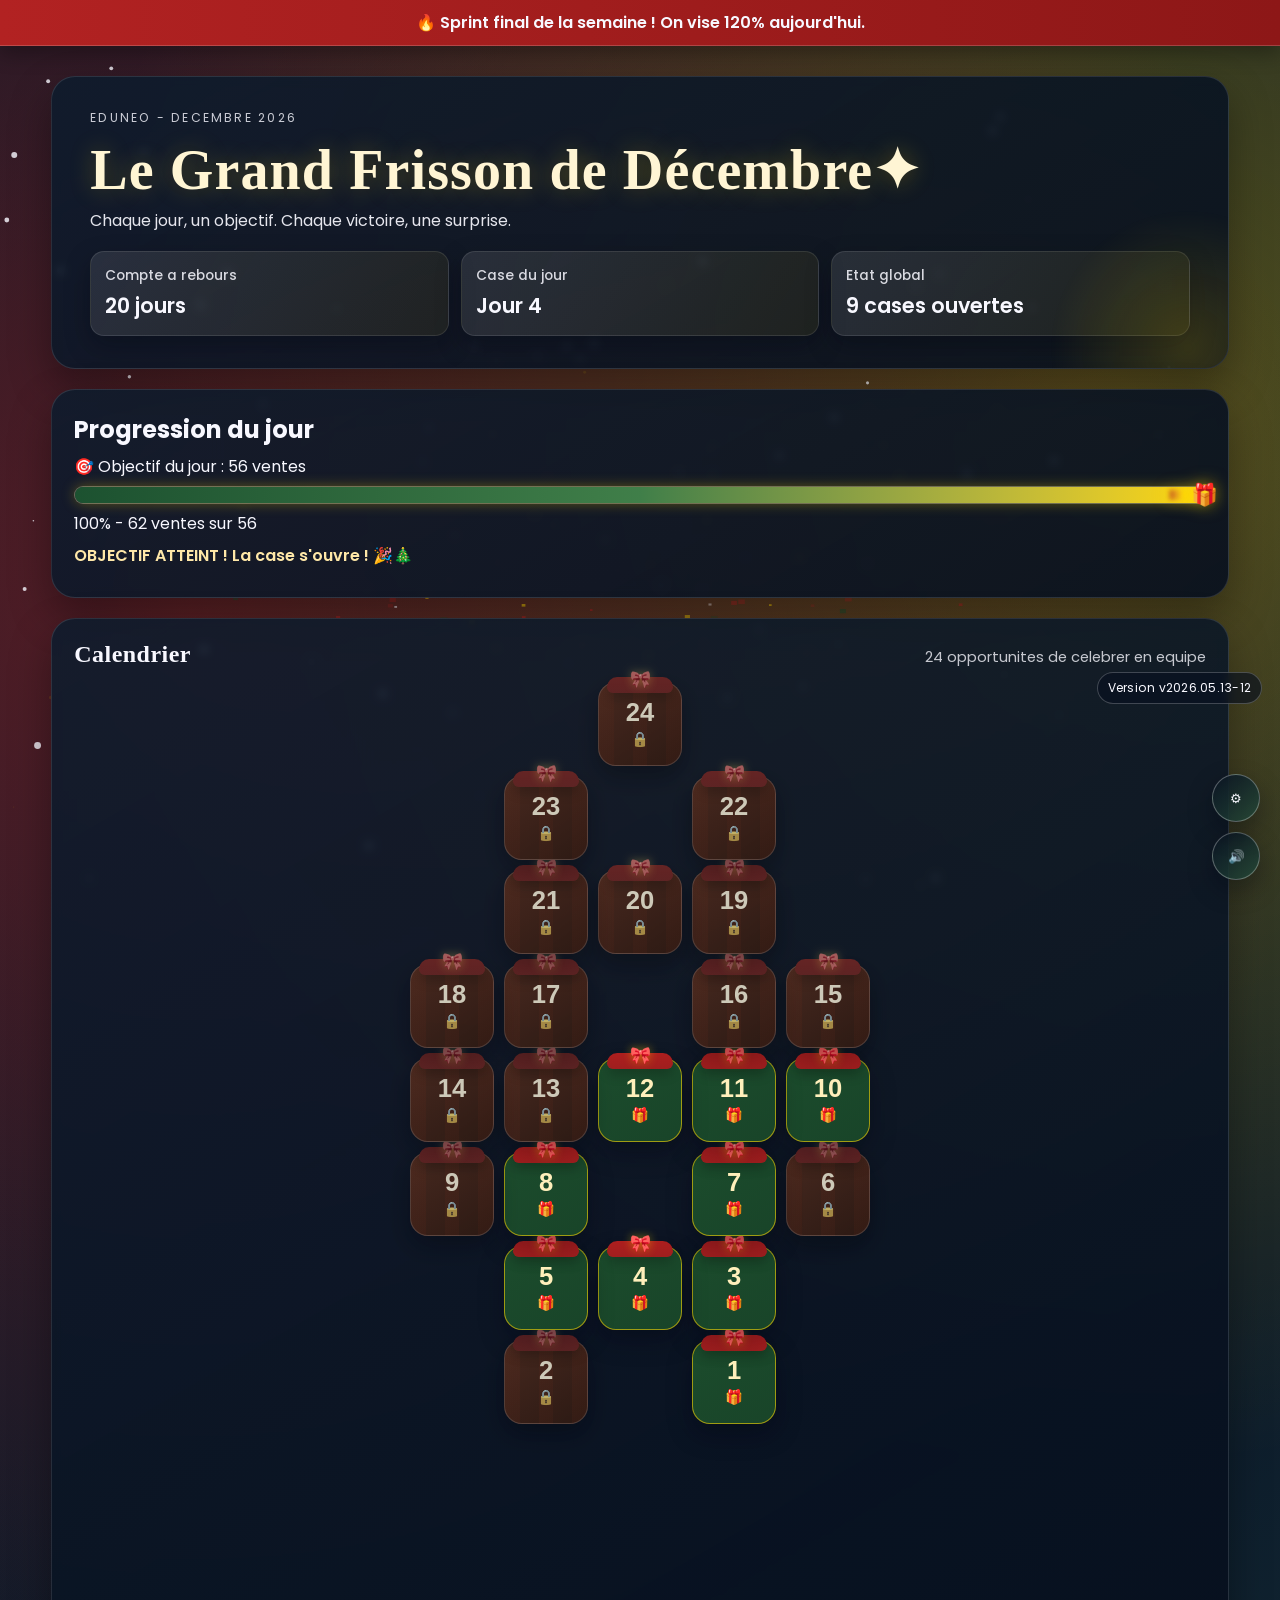
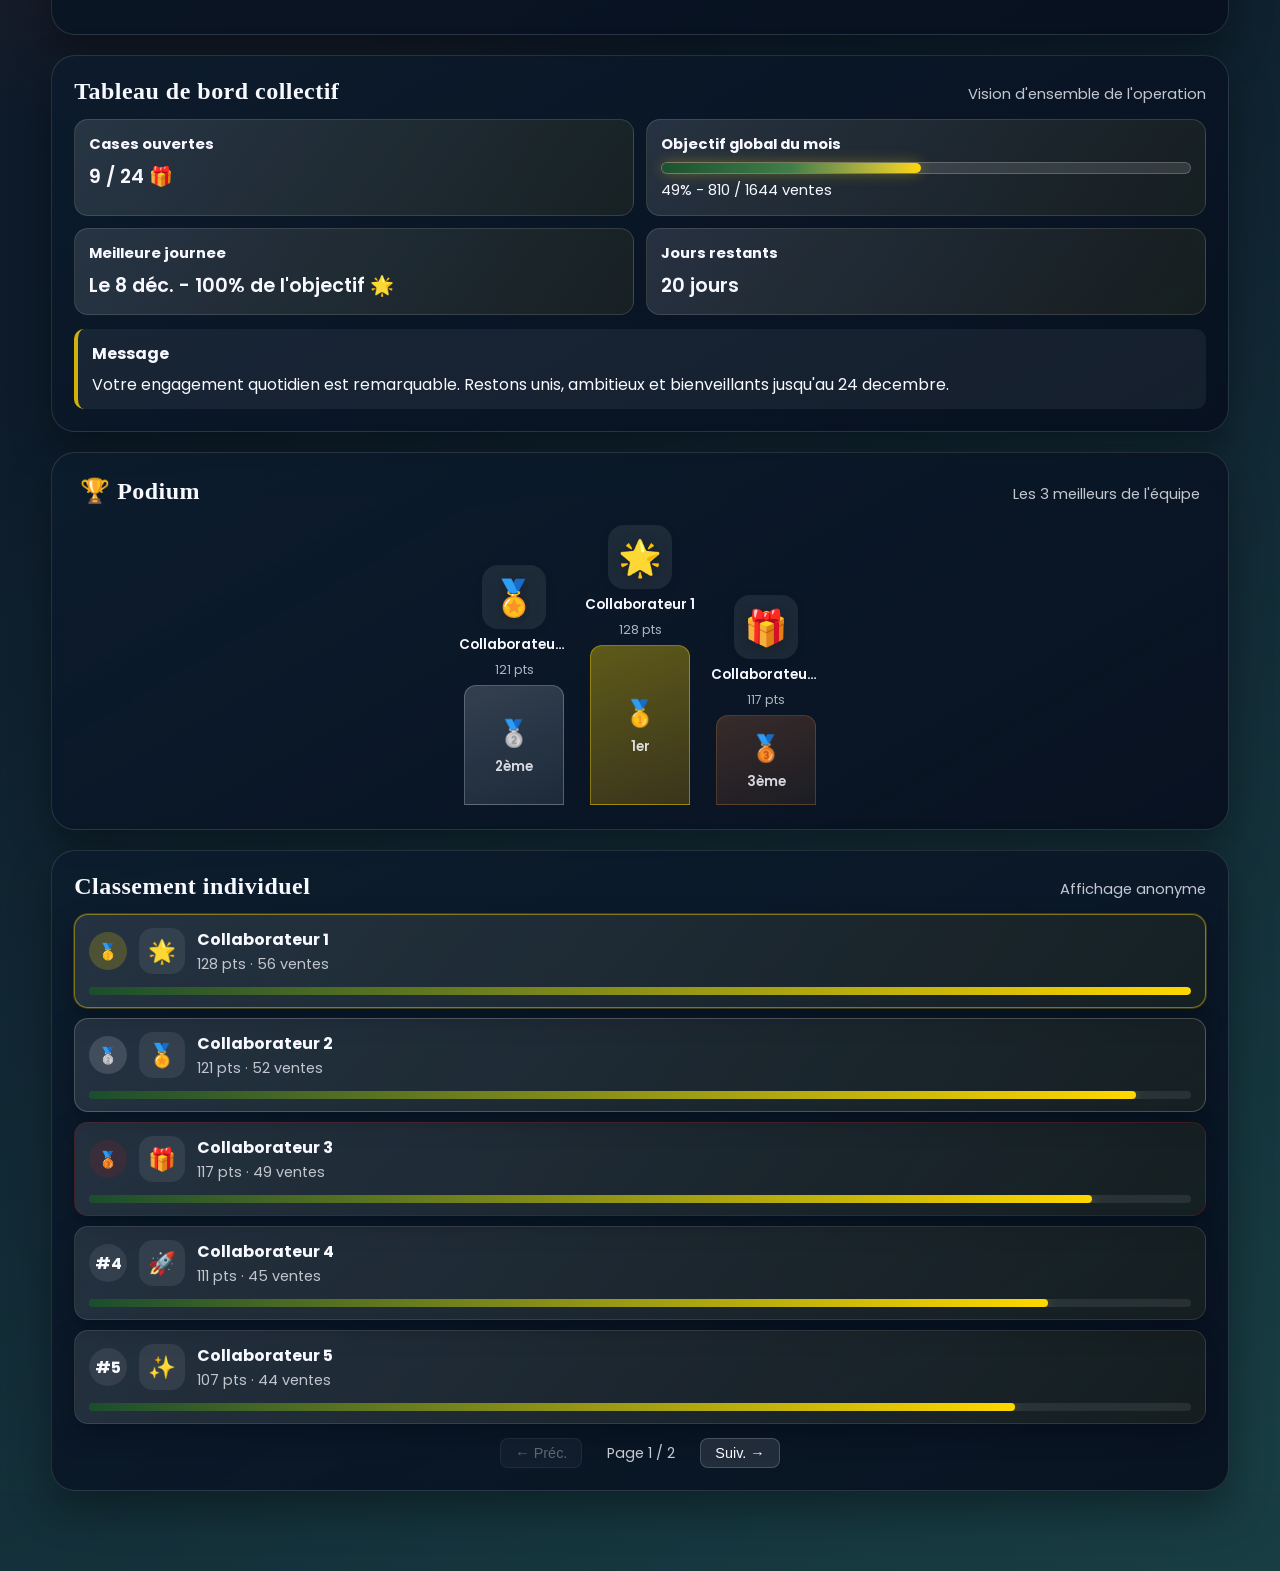
<file: index.html>
<!DOCTYPE html>
<html lang="fr">
  <head>
    <meta charset="UTF-8" />
    <meta name="viewport" content="width=device-width, initial-scale=1.0" />
    <title>Le grand Frisson de Décembre</title>
    <link rel="preconnect" href="https://fonts.googleapis.com" />
    <link rel="preconnect" href="https://fonts.gstatic.com" crossorigin />
    <link
      href="https://fonts.googleapis.com/css2?family=Bebas+Neue&family=Montserrat:wght@300;400;500;600;700&family=Mountains+of+Christmas:wght@700&family=Nunito:wght@300;400;600;700;800&family=Playfair+Display:wght@500;700;800&family=Poppins:wght@300;400;500;600;700&display=swap"
      rel="stylesheet"
    />
    <link rel="stylesheet" href="css/main.css?v=20260513-12" />
  </head>
  <body>
    <canvas id="snow-canvas" aria-hidden="true"></canvas>

    <div id="flash-announcement" class="flash-announcement hidden" aria-live="polite"></div>

    <main class="site-shell">
      <header class="hero">
        <p class="hero-kicker">Eduneo - Decembre 2026</p>
        <div class="hero-logo-wrap"><img id="site-logo" alt="Logo équipe" hidden /></div>
        <h1>Le Grand Frisson de Décembre<span class="twinkle">✦</span></h1>
        <p class="hero-subtitle">
          Chaque jour, un objectif. Chaque victoire, une surprise.
        </p>

        <div class="hero-metrics">
          <article class="metric">
            <h2>Compte a rebours</h2>
            <p id="countdown">-- jours</p>
          </article>
          <article class="metric">
            <h2>Case du jour</h2>
            <p id="today-label">Jour --</p>
          </article>
          <article class="metric">
            <h2>Etat global</h2>
            <p id="global-state">Chargement...</p>
          </article>
        </div>
      </header>

      <section class="progress-section card" aria-live="polite">
        <h2>Progression du jour</h2>
        <p id="daily-goal-line" class="goal-line">Objectif du jour : -- ventes</p>
          <div id="daily-progress-track" class="progress-track is-daily" role="progressbar" aria-valuemin="0" aria-valuemax="100" aria-valuenow="0">
          <div id="daily-progress-fill" class="progress-fill"></div>
            <div id="daily-progress-spark" class="progress-spark" aria-hidden="true">🎁</div>
        </div>
        <p id="daily-progress-text" class="progress-text">0%</p>
        <p id="daily-progress-message" class="progress-message">L'equipe se rechauffe... 🧤</p>
      </section>

      <section class="calendar-section card">
        <div class="section-head">
          <h2>Calendrier</h2>
          <p>24 opportunites de celebrer en equipe</p>
        </div>
        <div id="calendar-tree" class="calendar-tree" aria-label="Calendrier de l'avent"></div>
      </section>

      <section class="dashboard card">
        <div class="section-head">
          <h2>Tableau de bord collectif</h2>
          <p>Vision d'ensemble de l'operation</p>
        </div>

        <div class="dashboard-grid">
          <article class="dash-box">
            <h3>Cases ouvertes</h3>
            <p id="opened-count" class="dash-value">0 / 24</p>
          </article>

          <article class="dash-box">
            <h3>Objectif global du mois</h3>
            <div class="progress-track small" role="progressbar" aria-valuemin="0" aria-valuemax="100" aria-valuenow="0">
              <div id="month-progress-fill" class="progress-fill"></div>
            </div>
            <p id="month-progress-text" class="dash-note">0%</p>
          </article>

          <article class="dash-box">
            <h3>Meilleure journee</h3>
            <p id="best-day" class="dash-value">--</p>
          </article>

          <article class="dash-box">
            <h3>Jours restants</h3>
            <p id="days-left" class="dash-value">--</p>
          </article>
        </div>

        <article class="direction-message">
          <h3>Message</h3>
          <p id="direction-message-text"></p>
        </article>
      </section>

      <section id="podium-section" class="podium-section card" hidden>
        <div class="section-head">
          <h2>🏆 Podium</h2>
          <p>Les 3 meilleurs de l'équipe</p>
        </div>
        <div class="podium-stage"></div>
      </section>

      <section class="ranking-section card">
        <div class="section-head">
          <h2>Classement individuel</h2>
          <p id="ranking-mode-label">Affichage anonyme</p>
        </div>
        <div id="ranking-list" class="ranking-list" aria-label="Classement individuel"></div>
        <div id="ranking-pagination" class="ranking-pagination" hidden>
          <button id="ranking-prev" class="rank-page-btn" aria-label="Page précédente">&#8592; Préc.</button>
          <span id="ranking-page-info"></span>
          <button id="ranking-next" class="rank-page-btn" aria-label="Page suivante">Suiv. &#8594;</button>
        </div>
      </section>
    </main>

    <button id="info-btn" class="floating-btn info" title="Règles du jeu" hidden>
      ℹ
    </button>

    <button id="music-toggle" class="floating-btn music" aria-pressed="false" title="Activer ou couper l'ambiance sonore">
      🔊
    </button>

    <button id="admin-link" class="floating-btn admin" title="Espace gestionnaire">
      ⚙
    </button>

    <div id="app-version" class="app-version-badge" aria-label="Version de l'application">Version --</div>

    <dialog id="info-modal" class="info-modal">
      <button id="close-info-modal" class="close-modal" aria-label="Fermer">×</button>
      <div class="modal-content info-modal-content">
        <h3 class="info-modal-title">📋 Règles du jeu</h3>
        <div id="info-modal-text" class="info-modal-text"></div>
      </div>
    </dialog>

    <dialog id="welcome-popup" class="welcome-popup">
      <button id="close-welcome-popup" class="close-modal" aria-label="Fermer">×</button>
      <div class="modal-content welcome-popup-content">
        <div id="welcome-popup-text" class="welcome-popup-text"></div>
      </div>
    </dialog>

    <dialog id="surprise-modal" class="surprise-modal">
      <button id="close-modal" class="close-modal" aria-label="Fermer">×</button>
      <div class="modal-content">
        <p id="modal-day" class="modal-day">Jour 1</p>
        <h3 id="modal-title">Surprise</h3>
        <p id="modal-icon" class="modal-icon">🎁</p>
        <p id="modal-description"></p>
        <p id="modal-unlocked" class="modal-unlocked">Debloquee le --</p>
        <p id="modal-congrats" class="modal-congrats"></p>
        <a id="modal-link" class="modal-link-btn" href="#" target="_blank" rel="noopener" hidden>Ouvrir le lien</a>
      </div>
    </dialog>

    <div id="status-toast" class="status-toast" role="status" aria-live="polite"></div>

    <script src="js/app.js?v=20260513-12"></script>
  </body>
</html>
</file>
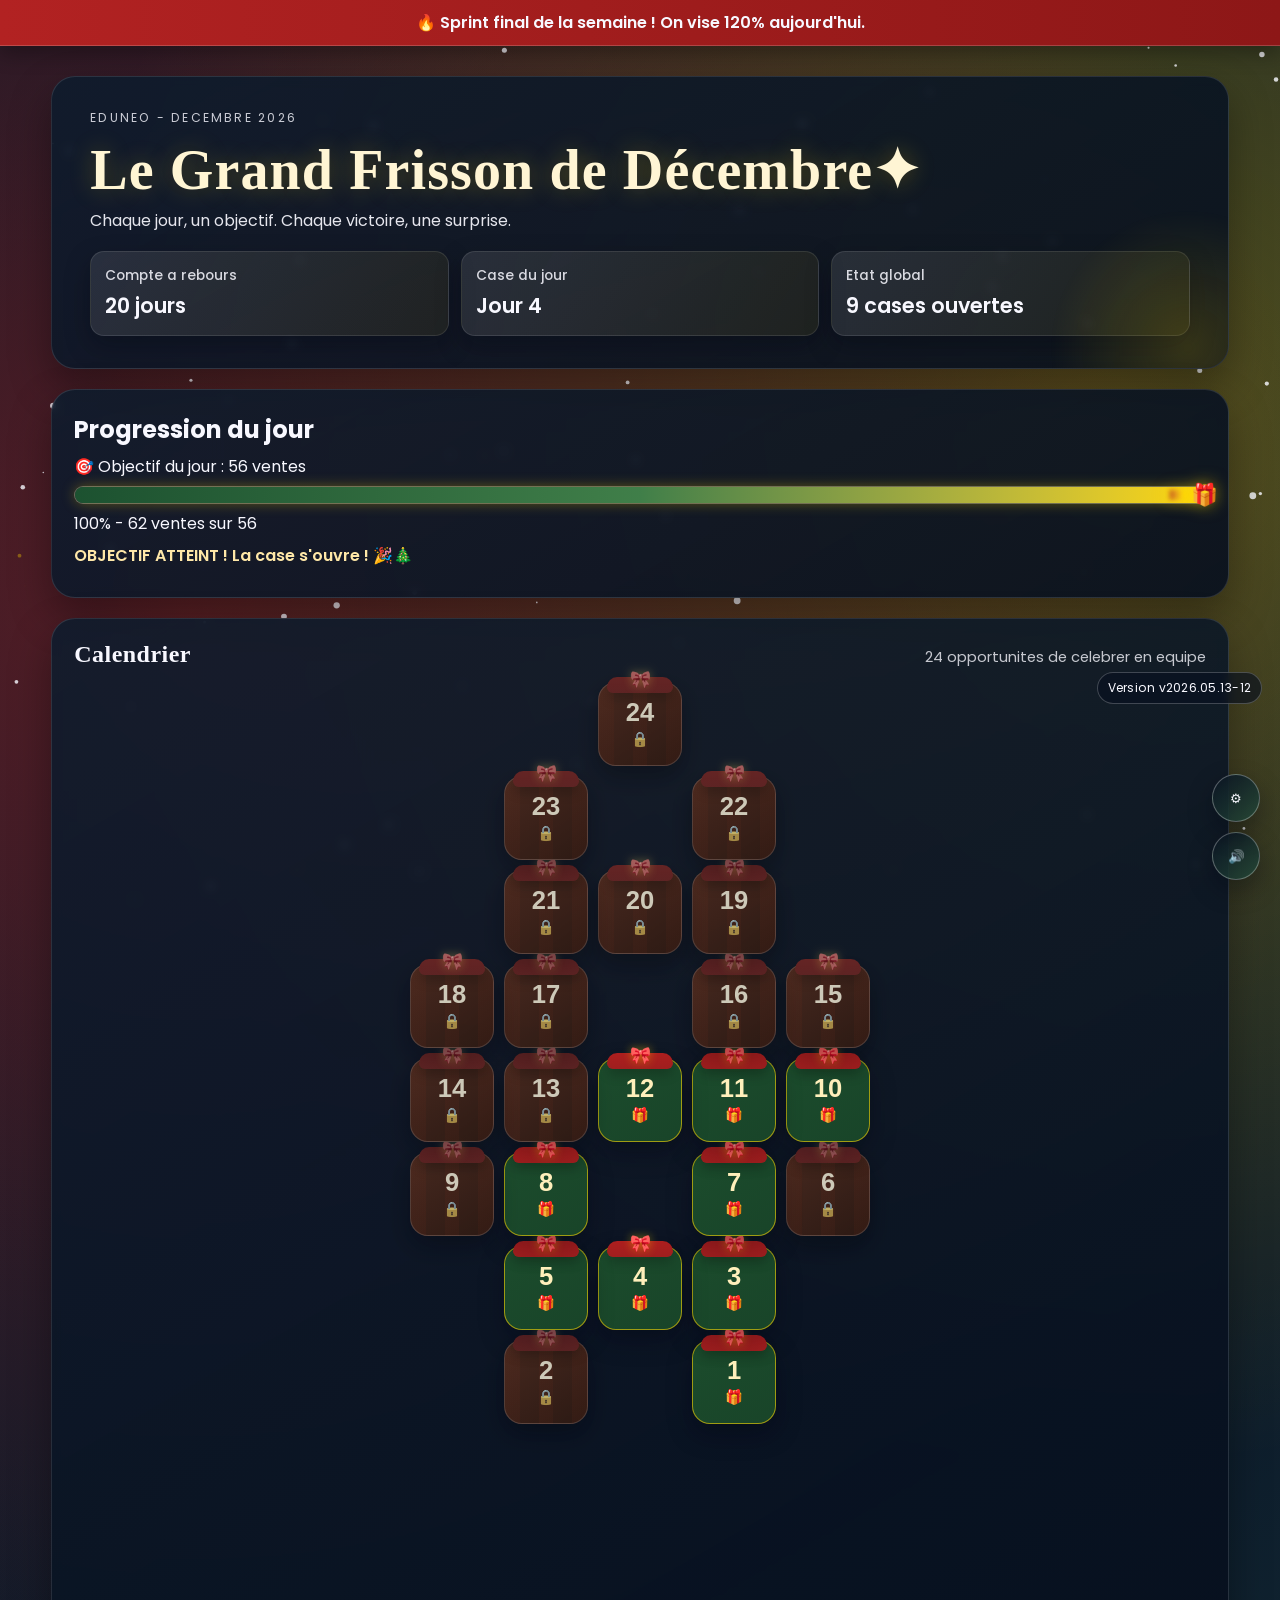
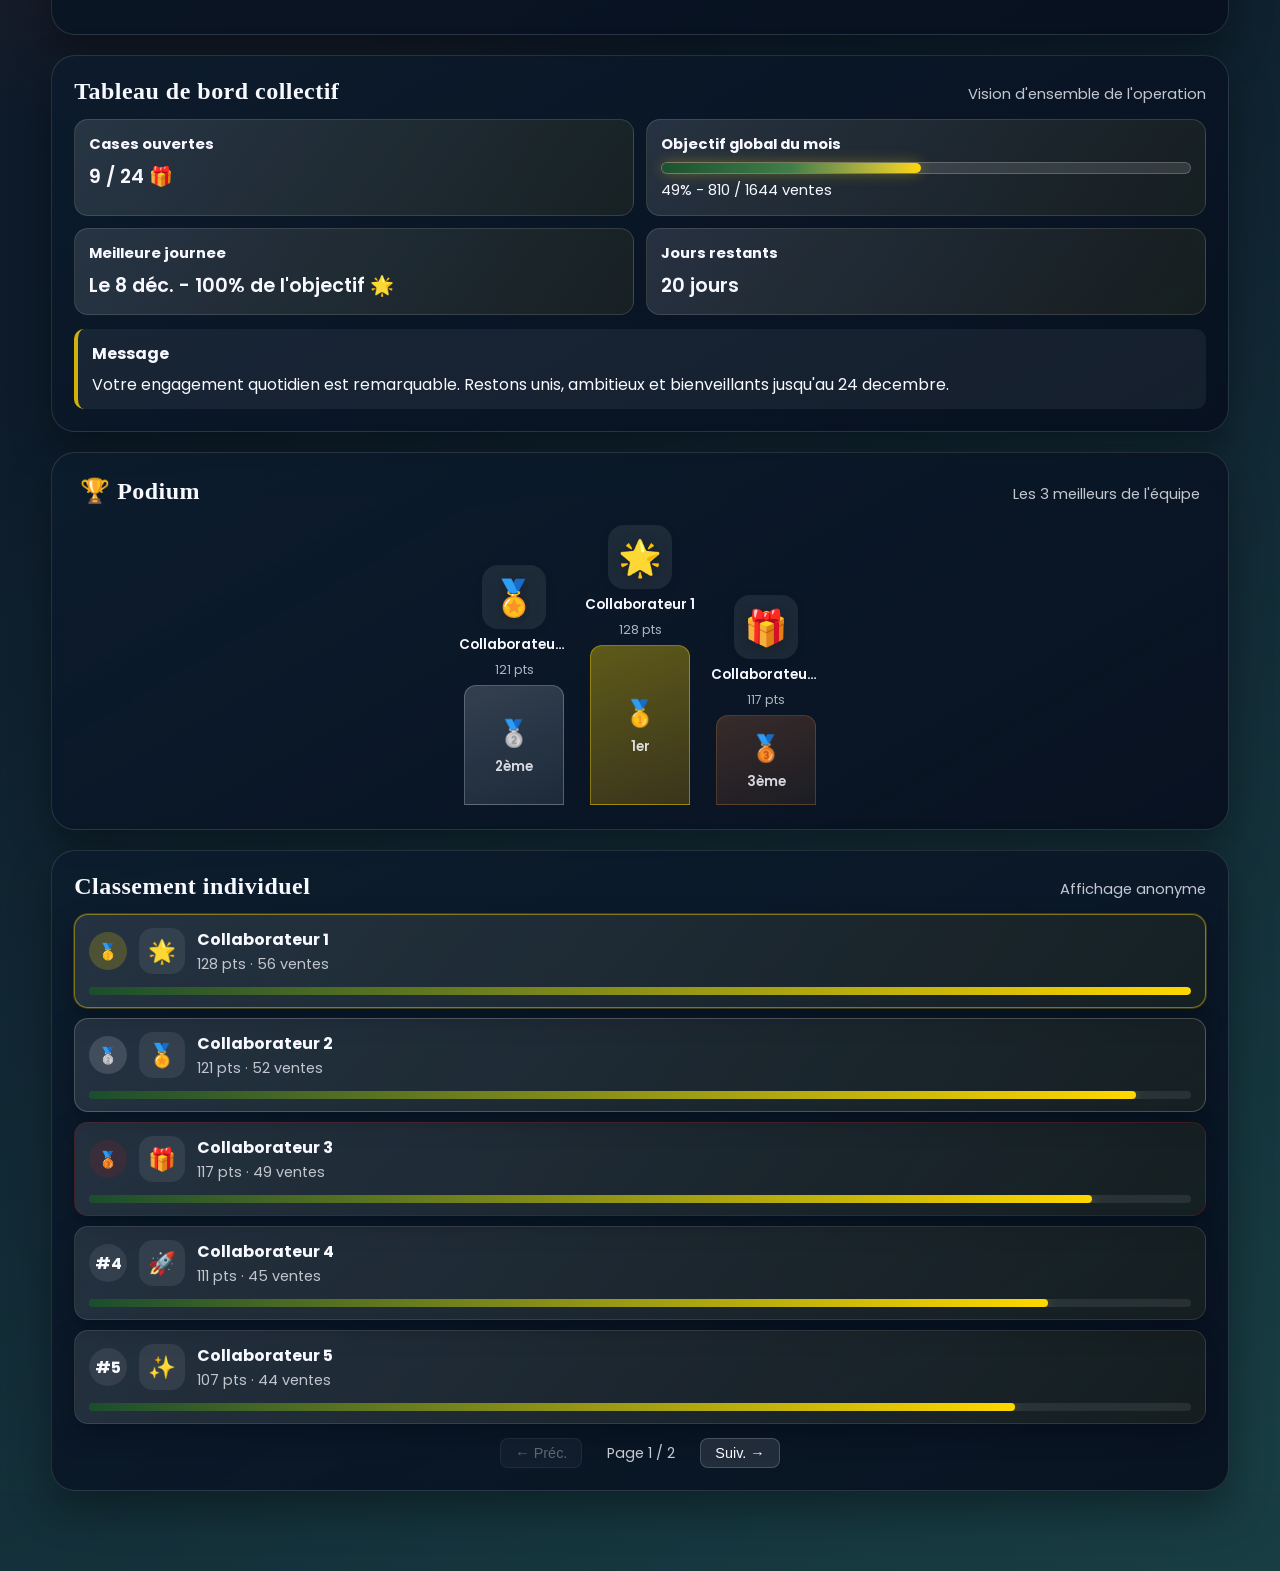
<file: admin.html>
<!DOCTYPE html>
<html lang="fr">
  <head>
    <meta charset="UTF-8" />
    <meta name="viewport" content="width=device-width, initial-scale=1.0" />
    <title>Espace Gestionnaire — Le Grand Frisson de Décembre</title>
    <link rel="preconnect" href="https://fonts.googleapis.com" />
    <link rel="preconnect" href="https://fonts.gstatic.com" crossorigin />
    <link
      href="https://fonts.googleapis.com/css2?family=Poppins:wght@300;400;500;600;700&display=swap"
      rel="stylesheet"
    />
    <link rel="stylesheet" href="css/admin.css?v=20260513-12" />
  </head>
  <body>
    <div class="admin-shell">
      <header class="admin-header">
        <div class="header-content">
          <h1>⚙️ Espace Gestionnaire</h1>
          <p>Gestion du Grand Frisson de Décembre</p>
          <p id="admin-app-version" class="admin-version-badge">Version --</p>
        </div>
        <div class="header-actions">
          <label class="field-inline compact" for="admin-role-select">
            <span>Mode</span>
            <select id="admin-role-select">
              <option value="admin">Admin complet</option>
              <option value="readonly">Manager lecture seule</option>
            </select>
          </label>
          <button id="fullscreen-btn" class="btn btn-secondary">⛶ Plein écran</button>
          <button id="logout-btn" class="btn btn-secondary">Déconnexion</button>
        </div>
      </header>

      <main class="admin-main">
        <div id="readonly-banner" class="readonly-banner" hidden>
          Mode manager lecture seule actif : les modifications sont désactivées.
        </div>

        <section class="admin-panel">
          <h2>📥 Saisie des ventes quotidiennes</h2>
          <div class="form-group">
            <label for="date-picker">📅 Journée</label>
            <input
              id="date-picker"
              type="date"
              min="2026-12-01"
              max="2026-12-24"
            />
          </div>

          <div class="form-row">
            <div class="form-group">
              <label for="daily-objective">🎯 Objectif du jour (ventes)</label>
              <input
                id="daily-objective"
                type="number"
                min="0"
                placeholder="50"
                readonly
              />
            </div>
            <div class="form-group">
              <label for="daily-sales">✅ Ventes réalisées</label>
              <input
                id="daily-sales"
                type="number"
                min="0"
                placeholder="0"
              />
            </div>
          </div>

          <button id="update-daily-btn" class="btn btn-primary">
            ✔️ Mettre à jour
          </button>

          <div id="update-message" class="update-message hidden"></div>
        </section>

        <section class="admin-panel">
          <h2>📢 Messages et annonces</h2>
          <p class="panel-hint">Les réglages enregistrés ici sont stockés dans ce navigateur. Sans synchronisation externe, une autre machine ne récupère pas automatiquement le logo, le thème ou les autres personnalisations.</p>

          <div class="form-row">
            <div class="form-group">
              <label for="active-day-input">📅 Jour actif affiché (case qui clignote)</label>
              <input id="active-day-input" type="number" min="1" placeholder="Auto (date réelle)" />
              <p class="field-hint">Laissez vide pour utiliser la date du jour automatiquement.</p>
            </div>
            <div class="form-group">
              <label for="logo-url-input">🖼️ Logo de l'équipe (URL ou base64)</label>
              <div class="logo-input-row">
                <input id="logo-url-input" type="text" placeholder="https://... ou laisser vide" />
                <label class="btn btn-secondary logo-upload-label">
                  📁 Fichier
                  <input id="logo-file-input" type="file" accept="image/*" hidden />
                </label>
              </div>
              <div id="logo-preview-wrap" hidden><img id="logo-preview" alt="Logo" style="max-height:60px;margin-top:6px;border-radius:8px;" /></div>
            </div>
          </div>

          <div class="form-row">
            <div class="form-group">
              <label for="countdown-target-input">⏳ Date du compte à rebours</label>
              <input id="countdown-target-input" type="datetime-local" />
            </div>
            <div class="form-group">
              <label class="switch-row" for="show-ranking-avatars-toggle">
                <span>Afficher les photos/avatars dans le classement</span>
                <input id="show-ranking-avatars-toggle" type="checkbox" />
              </label>
            </div>
          </div>

          <div class="form-row">
            <div class="form-group">
              <label for="font-title-select">🅰️ Police des titres</label>
              <select id="font-title-select">
                <option value="Mountains of Christmas">Mountains of Christmas</option>
                <option value="Playfair Display">Playfair Display</option>
                <option value="Bebas Neue">Bebas Neue</option>
              </select>
            </div>
            <div class="form-group">
              <label for="font-body-select">📝 Police du texte</label>
              <select id="font-body-select">
                <option value="Poppins">Poppins</option>
                <option value="Nunito">Nunito</option>
                <option value="Montserrat">Montserrat</option>
              </select>
            </div>
          </div>

          <div class="theme-grid">
            <div class="form-group">
              <label for="theme-gold-input">Couleur or</label>
              <input id="theme-gold-input" type="color" value="#ffd700" />
            </div>
            <div class="form-group">
              <label for="theme-green-input">Couleur verte</label>
              <input id="theme-green-input" type="color" value="#1b4d2e" />
            </div>
            <div class="form-group">
              <label for="theme-red-input">Couleur rouge</label>
              <input id="theme-red-input" type="color" value="#b22222" />
            </div>
            <div class="form-group">
              <label for="theme-night-input">Fond nuit</label>
              <input id="theme-night-input" type="color" value="#0d1b2a" />
            </div>
            <div class="form-group">
              <label for="theme-snow-input">Texte clair</label>
              <input id="theme-snow-input" type="color" value="#f8f8ff" />
            </div>
          </div>

          <div class="music-config">
            <p class="music-config-label">🎵 Musique d'ambiance</p>
            <div class="music-input-row">
              <input id="music-url-input" type="url" placeholder="URL directe MP3/OGG — ex: https://exemple.com/noel.mp3" />
              <label class="btn btn-secondary music-upload-label" title="Charger un fichier audio depuis votre ordinateur">
                📁 Fichier
                <input id="music-file-input" type="file" accept="audio/*" hidden />
              </label>
              <button id="music-clear-btn" class="btn btn-secondary" title="Supprimer la musique">✕</button>
            </div>
            <div id="music-preview" class="music-preview" hidden>
              <audio id="music-preview-player" controls style="width:100%;margin-top:6px"></audio>
            </div>
            <p class="field-hint">URL d'un fichier audio direct (.mp3, .ogg) ou télécharge un fichier. Le bouton 🔊 sur la page publique contrôle la lecture. Évite les fichiers &gt; 500 Ko.</p>
          </div>

          <div class="form-group">
            <label for="direction-message">Message de la direction</label>
            <textarea
              id="direction-message"
              placeholder="Entrez le message de la direction..."
              rows="3"
            ></textarea>
          </div>

          <div class="form-group">
            <label for="flash-announcement">🔥 Annonce flash (optionnel)</label>
            <input
              id="flash-announcement"
              type="text"
              placeholder="ex: Sprint final ! Plus que 2 jours"
            />
          </div>

          <div class="form-group">
            <label>🎉 Popup de bienvenue</label>
            <label class="switch-row" style="margin-bottom:8px">
              <input type="checkbox" id="welcome-enabled-toggle" />
              <span>Afficher le popup à l'ouverture du site</span>
            </label>
            <textarea
              id="welcome-message-input"
              placeholder="Message affiché dans le popup de bienvenue..."
              rows="4"
            ></textarea>
            <p class="field-hint">Ce message s'affiche à chaque ouverture de la page publique si le popup est activé.</p>
          </div>

          <div class="form-group">
            <label for="rules-text-input">📋 Règles du jeu (bouton ℹ)</label>
            <textarea
              id="rules-text-input"
              placeholder="Décrivez ici les règles du jeu... (laissez vide pour masquer le bouton ℹ)"
              rows="5"
            ></textarea>
            <p class="field-hint">Si ce champ est rempli, un bouton ℹ apparaît sur la page publique et affiche les règles au clic.</p>
          </div>

          <button id="save-messages-btn" class="btn btn-primary">
            💾 Enregistrer les messages
          </button>

          <div class="publish-box">
            <div class="publish-token-row">
              <label for="github-token-input">🔑 Token GitHub (nécessaire pour publier)</label>
              <input
                id="github-token-input"
                type="password"
                placeholder="ghp_xxxxxxxxxxxxxxxxxxxx"
                autocomplete="off"
              />
              <p class="field-hint">Le token n'est jamais sauvegardé. Il est oublié à la fermeture de l'onglet. Crée un <strong>Fine-grained token</strong> avec permission <code>Contents: Read and Write</code> sur ce dépôt.</p>
            </div>
            <button id="publish-all-btn" class="btn btn-publish">
              🚀 Publier pour tous
            </button>
            <div id="publish-status" class="publish-status" hidden></div>
          </div>

          <div class="sync-actions">
            <button id="export-all-btn" class="btn btn-secondary">⬇️ Export JSON (sauvegarde locale)</button>
            <button id="import-all-btn" class="btn btn-secondary">⬆️ Import JSON</button>
            <button id="import-from-github-btn" class="btn btn-secondary">🔄 Réimporter depuis GitHub</button>
            <input id="import-all-file" type="file" accept=".json,application/json" hidden />
          </div>
          <p class="field-hint">Utilise export/import pour une sauvegarde locale ou pour copier la config sur un autre navigateur. &laquo;&nbsp;Réimporter depuis GitHub&nbsp;&raquo; écrase le contenu local par la dernière version publiée.</p>
        </section>

        <section class="admin-panel full-width">
          <h2>🏅 Classement individuel</h2>
          <p class="panel-hint">Le classement collaborateur est trié automatiquement par points. Tu peux l'afficher en mode anonyme ou nominatif.</p>

          <div class="form-row">
            <div class="form-group">
              <label class="switch-row" for="show-podium-toggle">
                <span>🏆 Afficher le podium (Top 3)</span>
                <input id="show-podium-toggle" type="checkbox" checked />
              </label>
            </div>
            <div class="form-group">
              <label class="switch-row" for="show-ranking-section-toggle">
                <span>📋 Afficher le classement individuel</span>
                <input id="show-ranking-section-toggle" type="checkbox" checked />
              </label>
            </div>
          </div>

          <div class="ranking-controls">
            <div class="ranking-control-group">
              <label class="switch-row" for="ranking-mode-toggle">
                <span>Mode anonyme</span>
                <input id="ranking-mode-toggle" type="checkbox" />
              </label>
              <label class="field-inline" for="ranking-sort-mode">
                <span>Tri</span>
                <select id="ranking-sort-mode">
                  <option value="auto">Automatique par points</option>
                  <option value="manual">Manuel</option>
                </select>
              </label>
            </div>

            <div class="ranking-control-group align-right">
              <label class="field-inline" for="ranking-jump-select">
                <span>Voir un collaborateur</span>
                <select id="ranking-jump-select">
                  <option value="">Tous les collaborateurs</option>
                </select>
              </label>
              <button id="ranking-export-btn" class="btn btn-secondary">⬇️ Export CSV</button>
            </div>
          </div>

          <p id="ranking-preview" class="ranking-preview">Affichage anonyme côté collaborateurs.</p>

          <div class="ranking-actions">
            <button id="add-ranking-entry-btn" class="btn btn-secondary">+ Ajouter un collaborateur</button>
            <button id="ranking-import-btn" class="btn btn-secondary">⬆️ Import CSV / Excel</button>
            <button id="save-ranking-config-btn" class="btn btn-primary">💾 Enregistrer le classement</button>
            <button id="ranking-export-xls-btn" class="btn btn-secondary">⬇️ Export Excel</button>
            <input id="ranking-import-file" type="file" accept=".csv,.xls,.xlsx,.txt" hidden />
          </div>

          <div class="ranking-filters">
            <label class="field-inline" for="ranking-search-input">
              <span>Recherche</span>
              <input id="ranking-search-input" type="text" placeholder="Nom, alias, icône..." />
            </label>
            <label class="field-inline" for="ranking-points-filter">
              <span>Points min</span>
              <input id="ranking-points-filter" type="number" min="0" value="0" />
            </label>
          </div>

          <div class="table-wrapper">
            <table class="ranking-table">
              <thead>
                <tr>
                  <th>#</th>
                  <th>Nom</th>
                  <th>Alias anonyme</th>
                  <th>Points</th>
                  <th>Ventes</th>
                  <th>Icône</th>
                  <th>Photo / Avatar</th>
                  <th>Actions</th>
                </tr>
              </thead>
              <tbody id="ranking-tbody"></tbody>
            </table>
          </div>

          <div class="pagination-bar">
            <label class="field-inline compact" for="ranking-page-size">
              <span>Par page</span>
              <select id="ranking-page-size">
                <option value="10">10</option>
                <option value="25">25</option>
                <option value="50">50</option>
                <option value="100">100</option>
              </select>
            </label>

            <div class="pagination-actions">
              <button id="ranking-prev-page-btn" class="btn btn-secondary">← Précédent</button>
              <p id="ranking-page-label" class="pagination-label">Page 1 / 1</p>
              <button id="ranking-next-page-btn" class="btn btn-secondary">Suivant →</button>
            </div>
          </div>
        </section>

        <section class="admin-panel full-width">
          <h2>🗓️ Aperçu et agencement du calendrier</h2>
          <p class="panel-hint">Visualise le calendrier tel qu'il sera vu par les collaborateurs et réorganise les cases par glisser-déposer.</p>

          <div class="calendar-layout-actions">
            <button id="layout-reset-btn" class="btn btn-secondary">↺ Réinitialiser le sapin</button>
            <button id="layout-save-btn" class="btn btn-primary">💾 Sauvegarder l'agencement</button>
          </div>

          <div id="admin-calendar-preview" class="admin-calendar-preview" aria-label="Aperçu du calendrier"></div>
        </section>

        <section class="admin-panel full-width">
          <h2>📋 Gestion des cases</h2>
          <div class="table-wrapper">
            <table class="cases-table">
              <thead>
                <tr>
                  <th>#</th>
                  <th>Date</th>
                  <th>Objectif</th>
                  <th>Ventes</th>
                  <th>État</th>
                  <th>Surprise</th>
                  <th>Actions</th>
                </tr>
              </thead>
              <tbody id="cases-tbody">
                <!-- Rempli par JS -->
              </tbody>
            </table>
          </div>
        </section>

        <section class="admin-panel">
          <h2>📊 Statistiques globales</h2>
          <div class="stats-grid">
            <div class="stat-box">
              <h3>Cases ouvertes</h3>
              <p id="stat-opened" class="stat-value">0 / 24</p>
            </div>
            <div class="stat-box">
              <h3>Objectif global</h3>
              <p id="stat-objective" class="stat-value">0 ventes</p>
            </div>
            <div class="stat-box">
              <h3>Ventes totales</h3>
              <p id="stat-sales" class="stat-value">0 ventes</p>
            </div>
            <div class="stat-box">
              <h3>Taux réalisation</h3>
              <p id="stat-rate" class="stat-value">0%</p>
            </div>
          </div>
          <canvas id="stats-chart" style="max-width: 100%; margin-top: 20px;"></canvas>
        </section>

        <section class="admin-panel full-width">
          <h2>🧾 Historique des actions admin</h2>
          <div class="audit-actions">
            <button id="clear-audit-btn" class="btn btn-secondary">Vider l'historique</button>
          </div>
          <div id="audit-log-list" class="audit-log-list"></div>
        </section>
      </main>
    </div>

    <div id="rank-toast" class="rank-toast" role="status" aria-live="polite"></div>

    <dialog id="edit-case-modal" class="edit-modal">
      <button class="close-modal" aria-label="Fermer">×</button>
      <div class="modal-body">
        <h3 id="edit-case-day">Jour 1</h3>

        <div class="form-group">
          <label for="edit-objective">Objectif (ventes)</label>
          <input id="edit-objective" type="number" min="0" />
        </div>

        <div class="form-group">
          <label for="edit-sales">Ventes réalisées</label>
          <input id="edit-sales" type="number" min="0" />
        </div>

        <div class="form-group">
          <label for="edit-title">Titre de la surprise</label>
          <input id="edit-title" type="text" />
        </div>

        <div class="form-group">
          <label for="edit-description">Description</label>
          <textarea id="edit-description" rows="2"></textarea>
        </div>

        <div class="form-group">
          <label for="edit-congrats">Phrase affichée à l'ouverture</label>
          <textarea id="edit-congrats" rows="2"></textarea>
        </div>

        <div class="form-group">
          <label for="edit-icon">Icône/Emoji</label>
          <input id="edit-icon" type="text" maxlength="2" />
        </div>

        <div class="form-row">
          <div class="form-group">
            <label for="edit-link-label">Texte du lien</label>
            <input id="edit-link-label" type="text" placeholder="Ex: Ouvrir le document" />
          </div>
          <div class="form-group">
            <label for="edit-link-url">URL du lien</label>
            <input id="edit-link-url" type="url" placeholder="https://..." />
          </div>
        </div>

        <div class="form-group">
          <label>
            <input id="edit-force-open" type="checkbox" />
            Forcer l'ouverture
          </label>
        </div>

        <div class="form-group">
          <label>
            <input id="edit-force-closed" type="checkbox" />
            Forcer la fermeture
          </label>
        </div>

        <div class="modal-actions">
          <button id="save-case-btn" class="btn btn-primary">Enregistrer</button>
          <button id="close-case-modal" class="btn btn-secondary">
            Annuler
          </button>
        </div>
      </div>
    </dialog>

    <script src="js/admin.js?v=20260513-12"></script>
  </body>
</html>
</file>
<file: css/main.css>
:root {
  --red: #b22222;
  --gold: #ffd700;
  --green: #1b4d2e;
  --snow: #f8f8ff;
  --night: #0d1b2a;
  --ink: #112235;
  --font-display: "Mountains of Christmas", serif;
  --font-body: "Poppins", sans-serif;
  --glass: rgba(248, 248, 255, 0.08);
  --glass-strong: rgba(248, 248, 255, 0.14);
  --shadow-soft: 0 18px 40px rgba(0, 0, 0, 0.35);
  --shadow-card: 0 10px 24px rgba(4, 7, 16, 0.35);
}

* {
  box-sizing: border-box;
}

html,
body {
  margin: 0;
  min-height: 100%;
  color: var(--snow);
  font-family: var(--font-body);
  background:
    radial-gradient(circle at 15% 20%, color-mix(in srgb, var(--red) 45%, transparent), transparent 42%),
    radial-gradient(circle at 86% 14%, color-mix(in srgb, var(--gold) 30%, transparent), transparent 36%),
    linear-gradient(150deg, color-mix(in srgb, var(--night) 72%, #08101f), var(--night) 52%, color-mix(in srgb, var(--green) 35%, #16354e));
}

body {
  position: relative;
  overflow-x: hidden;
}

#snow-canvas {
  position: fixed;
  inset: 0;
  z-index: 0;
  pointer-events: none;
}

.site-shell {
  position: relative;
  z-index: 2;
  width: min(1180px, 92vw);
  margin: 30px auto 80px;
  display: grid;
  gap: 20px;
}

.hero,
.card {
  border: 1px solid rgba(255, 255, 255, 0.12);
  background: linear-gradient(150deg, rgba(12, 28, 45, 0.86), rgba(7, 15, 30, 0.9));
  border-radius: 24px;
  box-shadow: var(--shadow-soft);
  backdrop-filter: blur(5px);
}

.hero {
  padding: 32px clamp(18px, 3.2vw, 38px);
  position: relative;
  overflow: hidden;
}

.hero::after {
  content: "";
  position: absolute;
  inset: auto -100px -120px auto;
  width: 280px;
  height: 280px;
  background: radial-gradient(circle, rgba(255, 215, 0, 0.16), transparent 70%);
  filter: blur(2px);
}

.hero-kicker {
  margin: 0;
  letter-spacing: 0.18em;
  text-transform: uppercase;
  font-size: 0.77rem;
  color: rgba(248, 248, 255, 0.8);
}

h1,
h2,
h3 {
  margin: 0;
}

h1,
.section-head h2 {
  font-family: var(--font-display);
  letter-spacing: 0.02em;
}

h1 {
  margin-top: 8px;
  font-size: clamp(2.1rem, 5vw, 3.5rem);
  color: #fff5d4;
  text-shadow: 0 0 24px rgba(255, 215, 0, 0.28);
}

.twinkle {
  display: inline-block;
  animation: twinkle 1.8s ease-in-out infinite;
}

.hero-subtitle {
  margin-top: 6px;
  margin-bottom: 18px;
  opacity: 0.92;
}

.hero-metrics {
  display: grid;
  grid-template-columns: repeat(3, minmax(0, 1fr));
  gap: 12px;
}

.metric {
  padding: 14px;
  border-radius: 14px;
  background: linear-gradient(120deg, rgba(248, 248, 255, 0.1), rgba(255, 215, 0, 0.06));
  border: 1px solid rgba(255, 255, 255, 0.1);
  box-shadow: var(--shadow-card);
}

.metric h2 {
  font-size: 0.86rem;
  font-weight: 500;
  margin-bottom: 4px;
  color: rgba(248, 248, 255, 0.85);
  font-family: var(--font-body);
}

.metric p {
  margin: 0;
  font-size: clamp(1rem, 2.8vw, 1.3rem);
  font-weight: 600;
}

.card {
  padding: 22px;
}

.goal-line,
.progress-text,
.progress-message {
  margin: 7px 0;
}

.progress-track {
  --progress-pct: 0%;
  width: 100%;
  height: 18px;
  border-radius: 999px;
  overflow: visible;
  background: rgba(255, 255, 255, 0.12);
  border: 1px solid rgba(255, 255, 255, 0.2);
  position: relative;
}

.progress-track.small {
  height: 12px;
}

.progress-fill {
  height: 100%;
  width: 0;
  background: linear-gradient(90deg, color-mix(in srgb, var(--green) 88%, #26743f) 0%, color-mix(in srgb, var(--green) 45%, #5ea75f) 50%, var(--gold) 100%);
  transition: width 0.8s ease;
  box-shadow: 0 0 14px color-mix(in srgb, var(--gold) 35%, transparent);
  border-radius: 999px;
}

.progress-spark {
  position: absolute;
  top: 50%;
  left: var(--progress-pct);
  transform: translate(-50%, -52%);
  font-size: 1.35rem;
  line-height: 1;
  filter: drop-shadow(0 0 8px color-mix(in srgb, var(--gold) 50%, transparent));
  transition: left 0.8s ease;
}

.progress-spark::after {
  content: "";
  position: absolute;
  top: 50%;
  right: calc(100% - 4px);
  width: 26px;
  height: 10px;
  transform: translateY(-50%);
  background: linear-gradient(90deg, color-mix(in srgb, var(--red) 78%, transparent), color-mix(in srgb, var(--gold) 74%, transparent), transparent);
  filter: blur(2px);
  opacity: 0.9;
}

.progress-message {
  font-weight: 600;
  color: #ffe8a8;
}

.section-head {
  display: flex;
  justify-content: space-between;
  align-items: baseline;
  gap: 16px;
  margin-bottom: 14px;
}

.section-head p {
  margin: 0;
  color: rgba(248, 248, 255, 0.78);
  font-size: 0.92rem;
}

.calendar-tree {
  gap: 10px;
}

.calendar-tree.layout-grid {
  display: grid;
  grid-template-columns: repeat(9, 84px);
  grid-template-rows: repeat(10, 84px);
  gap: 10px;
  align-items: stretch;
  justify-content: center;
  width: fit-content;
  margin: 0 auto;
  overflow: visible;
}

.day-card {
  width: 100%;
  min-width: 0;
  min-height: 84px;
  height: 100%;
  border-radius: 18px;
  border: 1px solid color-mix(in srgb, var(--snow) 18%, transparent);
  background:
    linear-gradient(145deg, rgba(120, 46, 20, 0.92), rgba(74, 28, 11, 0.92)),
    linear-gradient(90deg, color-mix(in srgb, var(--red) 92%, transparent) 0 18%, transparent 18% 42%, color-mix(in srgb, var(--red) 92%, transparent) 42% 58%, transparent 58% 82%, color-mix(in srgb, var(--red) 92%, transparent) 82% 100%);
  color: #fff5d1;
  display: grid;
  align-content: center;
  justify-items: center;
  gap: 6px;
  position: relative;
  padding: 8px;
  box-shadow: var(--shadow-card);
  cursor: pointer;
  transition: transform 0.26s ease, box-shadow 0.26s ease, border-color 0.26s ease;
}

.day-card::before {
  content: "";
  position: absolute;
  top: -6px;
  left: 8px;
  right: 8px;
  height: 16px;
  border-radius: 14px 14px 8px 8px;
  background: linear-gradient(180deg, color-mix(in srgb, var(--red) 88%, #8b0000), color-mix(in srgb, var(--red) 74%, #6d1515));
  box-shadow: 0 6px 12px rgba(0, 0, 0, 0.2);
}

.day-card::after {
  content: "🎀";
  position: absolute;
  top: -14px;
  left: 50%;
  transform: translateX(-50%);
  font-size: 1.05rem;
  text-shadow: 0 0 10px color-mix(in srgb, var(--gold) 45%, transparent);
}

.day-card:hover {
  transform: translateY(-4px) scale(1.02);
  border-color: rgba(255, 215, 0, 0.7);
  box-shadow: 0 12px 25px rgba(255, 215, 0, 0.25);
}

.day-number,
.day-state,
.day-percent {
  position: relative;
  z-index: 1;
}

.day-number {
  font-size: 1.6rem;
  font-weight: 700;
  line-height: 1;
}

.day-state {
  font-size: 0.9rem;
}

.day-mini-track {
  width: 86%;
  height: 7px;
  border-radius: 999px;
  overflow: hidden;
  position: relative;
  z-index: 1;
  background: rgba(255, 255, 255, 0.2);
}

.day-mini-fill {
  height: 100%;
  width: 0;
  background: linear-gradient(90deg, #1b4d2e, #ffd700);
  transition: width 0.6s ease;
}

.day-card.locked {
  filter: saturate(0.55) brightness(0.82);
}

.day-card.locked .day-state {
  color: #dad8dc;
}

.day-card.in-progress {
  border-color: color-mix(in srgb, var(--gold) 86%, transparent);
  box-shadow: 0 0 0 1px color-mix(in srgb, var(--gold) 45%, transparent), 0 0 24px color-mix(in srgb, var(--gold) 25%, transparent);
  animation: pulse 1.7s ease-in-out infinite;
}

.day-card.open {
  background:
    linear-gradient(145deg, color-mix(in srgb, var(--green) 88%, #204523), color-mix(in srgb, var(--green) 65%, #14341f)),
    linear-gradient(145deg, color-mix(in srgb, var(--gold) 16%, transparent), transparent);
  border-color: color-mix(in srgb, var(--gold) 58%, transparent);
}

.day-card.open .day-number {
  color: #ffefbb;
}

.dashboard-grid {
  display: grid;
  grid-template-columns: repeat(2, minmax(0, 1fr));
  gap: 12px;
}

.dash-box {
  border-radius: 14px;
  padding: 14px;
  background: linear-gradient(120deg, rgba(248, 248, 255, 0.12), rgba(255, 215, 0, 0.06));
  border: 1px solid rgba(248, 248, 255, 0.12);
}

.dash-box h3 {
  font-size: 0.92rem;
  margin-bottom: 7px;
  font-family: var(--font-body);
}

.dash-value {
  margin: 0;
  font-size: 1.2rem;
  font-weight: 600;
}

.dash-note {
  margin: 6px 0 0;
  font-size: 0.92rem;
}

.direction-message {
  margin-top: 14px;
  border-left: 4px solid rgba(255, 215, 0, 0.8);
  padding: 12px 14px;
  background: rgba(255, 255, 255, 0.06);
  border-radius: 10px;
}

.direction-message h3 {
  font-size: 1rem;
  margin-bottom: 6px;
  font-family: var(--font-body);
}

.direction-message p {
  margin: 0;
}

/* Logo hero */
.hero-logo-wrap {
  display: flex;
  justify-content: center;
  margin-bottom: 10px;
}
.hero-logo-wrap img {
  max-height: 80px;
  max-width: 260px;
  object-fit: contain;
  border-radius: 10px;
}

/* Podium */
.podium-section {
  padding: 24px 28px;
}
.podium-stage {
  display: flex;
  align-items: flex-end;
  justify-content: center;
  gap: 16px;
  margin-top: 20px;
}
.podium-col {
  display: flex;
  flex-direction: column;
  align-items: center;
  gap: 6px;
  min-width: 100px;
}
.podium-col.empty {
  min-width: 100px;
}
.podium-avatar {
  width: 64px;
  height: 64px;
  border-radius: 50%;
  object-fit: cover;
  display: grid;
  place-items: center;
  font-size: 2.2rem;
  background: rgba(255, 255, 255, 0.08);
  filter: drop-shadow(0 2px 6px rgba(0,0,0,0.4));
}

.podium-avatar.emoji {
  border-radius: 16px;
}
.podium-name {
  font-size: 0.85rem;
  font-weight: 600;
  text-align: center;
  max-width: 110px;
  overflow: hidden;
  text-overflow: ellipsis;
  white-space: nowrap;
}
.podium-pts {
  font-size: 0.78rem;
  color: rgba(248,248,255,0.7);
}
.podium-block {
  width: 100px;
  border-radius: 12px 12px 0 0;
  display: flex;
  flex-direction: column;
  align-items: center;
  justify-content: center;
  gap: 4px;
  padding: 10px 6px;
}
.podium-col.rank-1 .podium-block {
  background: linear-gradient(160deg, rgba(255,215,0,0.35), rgba(255,180,0,0.2));
  border: 1px solid rgba(255,215,0,0.4);
}
.podium-col.rank-2 .podium-block {
  background: linear-gradient(160deg, rgba(200,210,220,0.22), rgba(180,190,210,0.12));
  border: 1px solid rgba(200,210,220,0.3);
}
.podium-col.rank-3 .podium-block {
  background: linear-gradient(160deg, rgba(178,100,60,0.28), rgba(140,80,40,0.15));
  border: 1px solid rgba(178,120,60,0.3);
}
.podium-medal {
  font-size: 1.6rem;
}
.podium-label {
  font-size: 0.82rem;
  font-weight: 600;
  color: rgba(248,248,255,0.85);
}

.ranking-list {
  display: grid;
  gap: 10px;
}

.ranking-item {
  display: grid;
  grid-template-columns: auto auto 1fr;
  gap: 12px;
  align-items: center;
  padding: 12px 14px;
  border-radius: 14px;
  background: linear-gradient(120deg, rgba(248, 248, 255, 0.1), rgba(255, 215, 0, 0.05));
  border: 1px solid rgba(255, 255, 255, 0.1);
  box-shadow: var(--shadow-card);
}

.ranking-item.rank-1 {
  border-color: rgba(255, 215, 0, 0.45);
  box-shadow: 0 0 0 1px rgba(255, 215, 0, 0.2), var(--shadow-card);
}

.ranking-item.rank-2 {
  border-color: rgba(248, 248, 255, 0.22);
}

.ranking-item.rank-3 {
  border-color: rgba(178, 34, 34, 0.26);
}

.ranking-position {
  width: 38px;
  height: 38px;
  border-radius: 50%;
  display: grid;
  place-items: center;
  background: rgba(255, 255, 255, 0.08);
  font-weight: 700;
}

.ranking-position.first {
  background: rgba(255, 215, 0, 0.2);
  color: #ffefad;
}

.ranking-position.second {
  background: rgba(220, 220, 230, 0.16);
  color: #f3f4fb;
}

.ranking-position.third {
  background: rgba(178, 34, 34, 0.16);
  color: #ffd0d0;
}

.ranking-icon {
  width: 46px;
  height: 46px;
  border-radius: 50%;
  object-fit: cover;
  display: grid;
  place-items: center;
  font-size: 1.4rem;
  background: rgba(255, 255, 255, 0.08);
}

.ranking-icon.emoji {
  border-radius: 14px;
}

.ranking-meta h3 {
  margin-bottom: 2px;
  font-size: 1rem;
}

.ranking-meta p {
  margin: 0;
  color: rgba(248, 248, 255, 0.75);
  font-size: 0.9rem;
}

.ranking-pagination {
  display: flex;
  align-items: center;
  justify-content: center;
  gap: 14px;
  margin-top: 14px;
}

.rank-page-btn {
  background: rgba(255, 255, 255, 0.1);
  border: 1px solid rgba(255, 255, 255, 0.18);
  color: var(--text-primary);
  border-radius: 8px;
  padding: 6px 14px;
  font-size: 0.9rem;
  cursor: pointer;
  transition: background 0.2s;
}

.rank-page-btn:hover:not(:disabled) {
  background: rgba(255, 255, 255, 0.2);
}

.rank-page-btn:disabled {
  opacity: 0.35;
  cursor: default;
}

#ranking-page-info {
  font-size: 0.9rem;
  color: rgba(248, 248, 255, 0.8);
  min-width: 90px;
  text-align: center;
}

.ranking-bar {
  grid-column: 1 / -1;
  height: 8px;
  border-radius: 999px;
  background: rgba(255, 255, 255, 0.08);
  overflow: hidden;
}

.ranking-bar span {
  display: block;
  height: 100%;
  border-radius: inherit;
  background: linear-gradient(90deg, #1b4d2e, #ffd700);
  box-shadow: 0 0 12px rgba(255, 215, 0, 0.28);
}

.ranking-empty {
  margin: 0;
  color: rgba(248, 248, 255, 0.75);
}

.floating-btn {
  position: fixed;
  right: 20px;
  width: 48px;
  height: 48px;
  border: 1px solid rgba(255, 255, 255, 0.3);
  border-radius: 50%;
  color: var(--snow);
  background: linear-gradient(140deg, rgba(11, 20, 35, 0.95), rgba(35, 73, 56, 0.85));
  box-shadow: var(--shadow-card);
  cursor: pointer;
  z-index: 4;
}

.floating-btn:hover {
  transform: scale(1.05);
}

.floating-btn.music {
  bottom: 20px;
}

.floating-btn.admin {
  bottom: 78px;
}

.floating-btn.info {
  bottom: 136px;
  font-size: 1.5rem;
  font-style: italic;
  font-weight: 700;
  background: linear-gradient(140deg, rgba(180, 130, 0, 0.95), rgba(220, 170, 0, 0.85));
  border-color: rgba(255, 215, 0, 0.6);
  box-shadow: 0 4px 16px rgba(180, 130, 0, 0.45);
}

.floating-btn.info:hover {
  box-shadow: 0 6px 20px rgba(255, 200, 0, 0.55);
}

.app-version-badge {
  position: fixed;
  right: 18px;
  bottom: 196px;
  z-index: 7;
  padding: 6px 10px;
  border-radius: 999px;
  font-size: 0.76rem;
  letter-spacing: 0.02em;
  color: var(--snow);
  border: 1px solid rgba(255, 255, 255, 0.22);
  background: rgba(8, 16, 31, 0.65);
  backdrop-filter: blur(4px);
}

.surprise-modal {
  border: 0;
  border-radius: 18px;
  width: min(92vw, 520px);
  background: linear-gradient(150deg, color-mix(in srgb, var(--night) 90%, #10223a), color-mix(in srgb, var(--green) 20%, #182f4a));
  color: var(--snow);
  box-shadow: 0 24px 44px rgba(0, 0, 0, 0.45);
}

.surprise-modal::backdrop {
  background: rgba(0, 0, 0, 0.55);
}

.close-modal {
  position: absolute;
  top: 10px;
  right: 14px;
  border: 0;
  background: transparent;
  color: var(--snow);
  font-size: 1.8rem;
  cursor: pointer;
}

.modal-content {
  padding: 24px;
  text-align: center;
}

.surprise-modal[open] .modal-content {
  animation: modalPop 0.34s ease-out;
}

/* ── Modal Règles du jeu ── */
.info-modal {
  border: 0;
  border-radius: 18px;
  width: min(92vw, 560px);
  max-height: 80vh;
  background: linear-gradient(150deg, color-mix(in srgb, var(--night) 88%, #1a2e0a), color-mix(in srgb, var(--green) 25%, #182f4a));
  color: var(--snow);
  box-shadow: 0 24px 44px rgba(0, 0, 0, 0.45);
}

.info-modal::backdrop {
  background: rgba(0, 0, 0, 0.55);
}

.info-modal-content {
  text-align: left;
  overflow-y: auto;
  max-height: calc(80vh - 48px);
}

.info-modal-title {
  margin: 0 0 14px;
  font-size: 1.2rem;
  text-align: center;
  color: var(--gold);
}

.info-modal-text {
  font-size: 0.95rem;
  line-height: 1.65;
  white-space: pre-wrap;
}

.info-modal[open] .modal-content {
  animation: modalPop 0.34s ease-out;
}

/* ── Popup de bienvenue ── */
.welcome-popup {
  border: 0;
  border-radius: 20px;
  width: min(92vw, 540px);
  background: linear-gradient(150deg, color-mix(in srgb, var(--night) 85%, #2a1a00), color-mix(in srgb, var(--red) 15%, #1a0a2a));
  color: var(--snow);
  box-shadow: 0 32px 64px rgba(0, 0, 0, 0.6), 0 0 0 2px rgba(255, 215, 0, 0.3);
}

.welcome-popup::backdrop {
  background: rgba(0, 0, 0, 0.65);
}

.welcome-popup-content {
  text-align: center;
}

.welcome-popup-text {
  font-size: 1rem;
  line-height: 1.7;
  white-space: pre-wrap;
}

.welcome-popup[open] .modal-content {
  animation: modalPop 0.4s ease-out;
}

.modal-day {
  margin: 0;
  opacity: 0.8;
}

.modal-icon {
  font-size: 3rem;
  margin: 10px 0;
}

.modal-congrats {
  margin-top: 12px;
  font-weight: 600;
  color: color-mix(in srgb, var(--gold) 70%, white);
}

.modal-link-btn {
  display: inline-flex;
  align-items: center;
  justify-content: center;
  margin-top: 14px;
  padding: 10px 16px;
  border-radius: 999px;
  background: linear-gradient(120deg, var(--gold), color-mix(in srgb, var(--gold) 72%, #c59d00));
  color: #101b2f;
  text-decoration: none;
  font-weight: 700;
  box-shadow: 0 10px 24px rgba(0, 0, 0, 0.2);
}

.modal-link-btn[hidden] {
  display: none !important;
}

.flash-announcement {
  position: sticky;
  top: 0;
  z-index: 5;
  width: 100%;
  text-align: center;
  padding: 10px 14px;
  background: linear-gradient(90deg, var(--red), #8d1717);
  border-bottom: 1px solid rgba(255, 255, 255, 0.18);
  box-shadow: 0 8px 20px rgba(0, 0, 0, 0.3);
  font-weight: 600;
}

.status-toast {
  position: fixed;
  left: 50%;
  bottom: 20px;
  transform: translate(-50%, 14px);
  z-index: 8;
  max-width: min(92vw, 620px);
  padding: 11px 16px;
  border-radius: 12px;
  border: 1px solid rgba(255, 255, 255, 0.22);
  background: linear-gradient(120deg, rgba(178, 34, 34, 0.95), rgba(90, 18, 18, 0.96));
  color: #fff3f3;
  box-shadow: 0 12px 28px rgba(0, 0, 0, 0.36);
  font-size: 0.94rem;
  opacity: 0;
  pointer-events: none;
  transition: opacity 0.2s ease, transform 0.2s ease;
}

.status-toast.show {
  opacity: 1;
  transform: translate(-50%, 0);
}

.hidden {
  display: none;
}

@keyframes modalPop {
  0% {
    opacity: 0;
    transform: translateY(12px) scale(0.96);
  }
  100% {
    opacity: 1;
    transform: translateY(0) scale(1);
  }
}

@keyframes pulse {
  0%,
  100% {
    transform: scale(1);
  }
  50% {
    transform: scale(1.03);
  }
}

@keyframes twinkle {
  0%,
  100% {
    opacity: 0.5;
    transform: scale(0.9);
  }
  50% {
    opacity: 1;
    transform: scale(1.2);
  }
}

@media (max-width: 900px) {
  .hero-metrics {
    grid-template-columns: 1fr;
  }

  .dashboard-grid {
    grid-template-columns: 1fr;
  }

  .section-head {
    flex-direction: column;
    align-items: flex-start;
  }
}

@media (max-width: 640px) {
  .site-shell {
    width: 94vw;
    margin-top: 14px;
  }

  .hero,
  .card {
    border-radius: 18px;
  }

  .day-card {
    width: 100%;
    min-height: 76px;
    padding: 6px;
  }

  .calendar-tree.layout-grid {
    grid-template-columns: repeat(9, 72px);
    grid-template-rows: repeat(10, 72px);
    gap: 8px;
  }

  .day-number {
    font-size: 1.35rem;
  }

  .floating-btn.admin {
    bottom: 84px;
  }

  .floating-btn.info {
    bottom: 142px;
  }
}
</file>
<file: css/admin.css>
:root {
  --red: #b22222;
  --gold: #ffd700;
  --green: #1b4d2e;
  --snow: #f8f8ff;
  --night: #0d1b2a;
  --ink: #112235;
  --shadow-card: 0 10px 24px rgba(4, 7, 16, 0.35);
  --shadow-soft: 0 18px 40px rgba(0, 0, 0, 0.35);
}

* {
  box-sizing: border-box;
}

html,
body {
  margin: 0;
  min-height: 100%;
  color: var(--snow);
  font-family: "Poppins", sans-serif;
  background: linear-gradient(150deg, #08101f 0%, #0d1b2a 52%, #16354e 100%);
}

body {
  position: relative;
}

.admin-shell {
  display: flex;
  flex-direction: column;
  min-height: 100vh;
}

.admin-header {
  background: linear-gradient(150deg, rgba(12, 28, 45, 0.95), rgba(7, 15, 30, 0.98));
  border-bottom: 1px solid rgba(255, 255, 255, 0.12);
  padding: 20px 28px;
  display: flex;
  justify-content: space-between;
  align-items: center;
  box-shadow: var(--shadow-soft);
}

.header-actions {
  display: flex;
  gap: 10px;
  align-items: end;
}

.header-content h1 {
  margin: 0;
  font-size: 1.8rem;
  color: #fff5d4;
}

.header-content p {
  margin: 3px 0 0;
  opacity: 0.8;
  font-size: 0.92rem;
}

.admin-version-badge {
  display: inline-flex;
  margin-top: 8px;
  padding: 4px 10px;
  border-radius: 999px;
  border: 1px solid rgba(255, 255, 255, 0.2);
  background: rgba(8, 16, 31, 0.55);
  color: rgba(248, 248, 255, 0.95);
  font-size: 0.75rem;
}

.admin-main {
  flex: 1;
  padding: 28px;
  max-width: 1400px;
  width: 100%;
  margin: 0 auto;
}

.admin-panel {
  background: linear-gradient(150deg, rgba(12, 28, 45, 0.86), rgba(7, 15, 30, 0.9));
  border: 1px solid rgba(255, 255, 255, 0.12);
  border-radius: 18px;
  padding: 24px;
  margin-bottom: 20px;
  box-shadow: var(--shadow-card);
}

.admin-panel.full-width {
  margin-bottom: 20px;
}

.admin-panel h2 {
  margin: 0 0 16px;
  font-size: 1.3rem;
}

.panel-hint {
  margin: -4px 0 16px;
  color: rgba(248, 248, 255, 0.72);
  font-size: 0.92rem;
}

.field-hint {
  margin: 4px 0 0;
  color: rgba(248, 248, 255, 0.55);
  font-size: 0.82rem;
}

.logo-input-row {
  display: flex;
  gap: 8px;
  align-items: center;
}
.logo-input-row input {
  flex: 1;
}
.logo-upload-label {
  cursor: pointer;
  white-space: nowrap;
  padding: 8px 12px;
}

.music-config {
  margin: 16px 0 8px;
  padding: 14px 16px;
  border: 1px solid rgba(255, 255, 255, 0.12);
  border-radius: 10px;
  background: rgba(255, 255, 255, 0.04);
}

.music-config-label {
  font-weight: 600;
  margin: 0 0 10px;
  font-size: 0.95rem;
  color: var(--snow);
}

.music-input-row {
  display: flex;
  gap: 6px;
  align-items: center;
  flex-wrap: wrap;
}

.music-input-row input[type="url"] {
  flex: 1;
  min-width: 180px;
  padding: 8px 12px;
  border: 1px solid rgba(255, 255, 255, 0.18);
  border-radius: 8px;
  background: rgba(248, 248, 255, 0.08);
  color: var(--snow);
  font-family: "Poppins", sans-serif;
  font-size: 0.9rem;
}

.music-input-row input[type="url"]:focus {
  outline: none;
  border-color: var(--gold);
}

.music-upload-label {
  cursor: pointer;
  white-space: nowrap;
}

.music-preview {
  margin-top: 8px;
}

.sync-actions {
  margin-top: 12px;
  display: flex;
  gap: 10px;
  flex-wrap: wrap;
}

.publish-box {
  margin: 16px 0 8px;
  padding: 16px 18px;
  border: 1px solid rgba(255, 215, 0, 0.3);
  border-radius: 12px;
  background: rgba(255, 215, 0, 0.05);
}

.publish-token-row {
  margin-bottom: 12px;
}

.publish-token-row label {
  display: block;
  font-weight: 600;
  margin-bottom: 6px;
  color: var(--gold);
}

.publish-token-row input[type="password"] {
  width: 100%;
  padding: 9px 13px;
  border: 1px solid rgba(255, 215, 0, 0.35);
  border-radius: 8px;
  background: rgba(255, 255, 255, 0.07);
  color: var(--snow);
  font-family: "Poppins", monospace;
  font-size: 0.93rem;
  letter-spacing: 0.06em;
}

.publish-token-row input[type="password"]:focus {
  outline: none;
  border-color: var(--gold);
  box-shadow: 0 0 8px rgba(255, 215, 0, 0.25);
}

.btn-publish {
  background: linear-gradient(120deg, #f0a500, var(--gold));
  color: #0d1b2a;
  font-weight: 700;
  font-size: 1rem;
  padding: 12px 22px;
  border-radius: 9px;
  letter-spacing: 0.02em;
  box-shadow: 0 4px 18px rgba(255, 193, 0, 0.35);
}

.btn-publish:disabled {
  opacity: 0.55;
  cursor: not-allowed;
  transform: none;
}

.publish-status {
  margin-top: 10px;
  padding: 9px 13px;
  border-radius: 8px;
  font-size: 0.9rem;
  font-weight: 500;
}

.publish-status.ok {
  background: rgba(27, 77, 46, 0.55);
  border-left: 3px solid #2ecc71;
  color: #a8f5c2;
}

.publish-status.error {
  background: rgba(178, 34, 34, 0.55);
  border-left: 3px solid var(--red);
  color: #ffb3b3;
}

.publish-status.loading {
  background: rgba(255, 215, 0, 0.08);
  border-left: 3px solid var(--gold);
  color: var(--gold);
}

.theme-grid {
  display: grid;
  grid-template-columns: repeat(5, minmax(0, 1fr));
  gap: 12px;
}

.form-group {
  margin-bottom: 14px;
}

.form-group label {
  display: block;
  margin-bottom: 6px;
  font-weight: 500;
  font-size: 0.95rem;
}

.form-group input,
.form-group textarea,
.form-group select {
  width: 100%;
  padding: 8px 12px;
  border: 1px solid rgba(255, 255, 255, 0.18);
  border-radius: 8px;
  background: rgba(248, 248, 255, 0.08);
  color: var(--snow);
  font-family: "Poppins", sans-serif;
  font-size: 0.95rem;
  transition: border-color 0.2s ease;
}

.form-group input:focus,
.form-group textarea:focus,
.form-group select:focus {
  outline: none;
  border-color: var(--gold);
  box-shadow: 0 0 8px rgba(255, 215, 0, 0.2);
}

.form-group input[readonly] {
  background: rgba(248, 248, 255, 0.04);
  opacity: 0.7;
}

.form-group textarea {
  resize: vertical;
}

.form-row {
  display: grid;
  grid-template-columns: 1fr 1fr;
  gap: 14px;
}

.btn {
  padding: 10px 18px;
  border: none;
  border-radius: 8px;
  font-weight: 600;
  cursor: pointer;
  font-family: "Poppins", sans-serif;
  font-size: 0.95rem;
  transition: transform 0.2s ease, opacity 0.2s ease;
}

.btn:hover {
  transform: translateY(-2px);
  opacity: 0.95;
}

.btn:active {
  transform: translateY(0);
}

.btn-primary {
  background: linear-gradient(120deg, var(--gold), #e8c500);
  color: #0d1b2a;
  font-weight: 700;
}

.btn-secondary {
  background: rgba(255, 255, 255, 0.12);
  color: var(--snow);
  border: 1px solid rgba(255, 255, 255, 0.2);
}

.update-message {
  margin-top: 12px;
  padding: 10px 14px;
  border-radius: 8px;
  background: rgba(27, 77, 46, 0.7);
  border-left: 4px solid var(--green);
  font-size: 0.92rem;
}

.update-message.error {
  background: rgba(178, 34, 34, 0.7);
  border-left-color: var(--red);
}

.update-message.hidden {
  display: none;
}

.ranking-controls {
  display: grid;
  grid-template-columns: 1fr 1fr;
  gap: 14px;
  align-items: end;
  margin-bottom: 14px;
}

.ranking-control-group {
  display: flex;
  gap: 10px;
  align-items: end;
  flex-wrap: wrap;
}

.ranking-control-group.align-right {
  justify-content: flex-end;
}

.switch-row {
  display: inline-flex;
  align-items: center;
  gap: 10px;
  cursor: pointer;
  font-weight: 600;
}

.switch-row input {
  width: 18px;
  height: 18px;
  accent-color: var(--gold);
}

.field-inline {
  display: grid;
  gap: 6px;
  font-size: 0.9rem;
  color: rgba(248, 248, 255, 0.88);
}

.field-inline.compact span {
  font-size: 0.82rem;
}

.field-inline select {
  min-width: 240px;
  padding: 8px 10px;
  border-radius: 8px;
  border: 1px solid rgba(255, 255, 255, 0.18);
  background: rgba(248, 248, 255, 0.08);
  color: var(--snow);
}

.field-inline.compact select {
  min-width: 170px;
}

.ranking-preview {
  margin: 0;
  color: rgba(248, 248, 255, 0.78);
  font-size: 0.92rem;
}

.ranking-actions {
  display: flex;
  gap: 10px;
  flex-wrap: wrap;
  margin-bottom: 14px;
}

.calendar-layout-actions {
  display: flex;
  gap: 10px;
  flex-wrap: wrap;
  margin-bottom: 14px;
}

.admin-calendar-preview {
  display: grid;
  grid-template-columns: repeat(9, 84px);
  grid-template-rows: repeat(10, 84px);
  gap: 10px;
  padding: 14px;
  border-radius: 16px;
  background: rgba(248, 248, 255, 0.04);
  border: 1px solid rgba(255, 255, 255, 0.12);
  width: max-content;
  max-width: 100%;
  overflow: auto;
}

.layout-slot {
  width: 84px;
  height: 84px;
  border-radius: 14px;
  border: 1px dashed rgba(255, 255, 255, 0.16);
  background: rgba(255, 255, 255, 0.03);
  transition: border-color 0.2s ease, background 0.2s ease;
}

.layout-slot.drag-over {
  border-color: rgba(255, 215, 0, 0.55);
  background: rgba(255, 215, 0, 0.08);
}

.layout-card {
  height: 100%;
  width: 100%;
  border-radius: 14px;
  border: 1px solid rgba(255, 255, 255, 0.16);
  background:
    linear-gradient(145deg, rgba(90, 38, 15, 0.85), rgba(58, 24, 9, 0.85)),
    repeating-linear-gradient(0deg, rgba(255, 255, 255, 0.03), rgba(255, 255, 255, 0.03) 2px, transparent 2px, transparent 6px);
  color: #fff5d1;
  display: grid;
  align-content: center;
  justify-items: center;
  gap: 4px;
  position: relative;
  cursor: grab;
  padding: 6px;
}

.layout-card::before {
  content: "";
  position: absolute;
  top: 0;
  left: 50%;
  width: 16px;
  height: 100%;
  transform: translateX(-50%);
  background: linear-gradient(180deg, rgba(178, 34, 34, 0.9), rgba(150, 24, 24, 0.9));
  border-radius: 8px;
  opacity: 0.8;
}

.layout-card.locked {
  filter: saturate(0.55) brightness(0.82);
}

.layout-card.in-progress {
  border-color: rgba(255, 215, 0, 0.7);
  box-shadow: 0 0 0 1px rgba(255, 215, 0, 0.3), 0 0 20px rgba(255, 215, 0, 0.15);
}

.layout-card.open {
  background:
    linear-gradient(145deg, rgba(27, 77, 46, 0.86), rgba(20, 52, 31, 0.9)),
    linear-gradient(145deg, rgba(255, 215, 0, 0.16), transparent);
}

.layout-card[draggable="false"] {
  cursor: default;
}

.layout-day-number,
.layout-day-state,
.layout-day-meta {
  position: relative;
  z-index: 1;
}

.layout-day-number {
  font-size: 1.35rem;
  font-weight: 700;
}

.layout-day-meta {
  font-size: 0.75rem;
  opacity: 0.82;
}

.pagination-bar {
  display: flex;
  justify-content: space-between;
  align-items: center;
  gap: 12px;
  margin-top: 14px;
  flex-wrap: wrap;
}

.pagination-actions {
  display: flex;
  align-items: center;
  gap: 10px;
  flex-wrap: wrap;
}

.pagination-label {
  margin: 0;
  color: rgba(248, 248, 255, 0.8);
  font-size: 0.92rem;
}

.ranking-filters {
  display: grid;
  grid-template-columns: 1fr 180px;
  gap: 12px;
  margin-bottom: 14px;
}

.ranking-filters input {
  width: 100%;
  padding: 8px 10px;
  border-radius: 8px;
  border: 1px solid rgba(255, 255, 255, 0.18);
  background: rgba(248, 248, 255, 0.08);
  color: var(--snow);
}

.ranking-table {
  width: 100%;
  border-collapse: collapse;
  font-size: 0.9rem;
}

.ranking-table thead {
  background: rgba(248, 248, 255, 0.1);
}

.ranking-table th,
.ranking-table td {
  padding: 10px 8px;
  border-bottom: 1px solid rgba(255, 255, 255, 0.08);
  vertical-align: middle;
}

.ranking-table input {
  width: 100%;
  min-width: 90px;
  padding: 7px 8px;
  border-radius: 7px;
  border: 1px solid rgba(255, 255, 255, 0.14);
  background: rgba(248, 248, 255, 0.08);
  color: var(--snow);
}

.ranking-table .points-field,
.ranking-table .sales-field {
  max-width: 90px;
}

.ranking-table .icon-field {
  max-width: 60px;
}

.avatar-cell {
  display: flex;
  align-items: center;
  gap: 8px;
}

.avatar-thumb {
  width: 36px;
  height: 36px;
  border-radius: 50%;
  object-fit: cover;
  border: 2px solid rgba(255, 215, 0, 0.4);
  flex-shrink: 0;
}

.avatar-thumb.empty {
  display: flex;
  align-items: center;
  justify-content: center;
  background: rgba(255, 255, 255, 0.08);
  font-size: 1.1rem;
  border: 2px solid rgba(255, 255, 255, 0.15);
}

.avatar-inputs {
  display: flex;
  gap: 4px;
  align-items: center;
  min-width: 0;
}

.avatar-inputs .avatar-field {
  min-width: 100px;
  flex: 1;
}

.btn-avatar-pick {
  background: rgba(255, 215, 0, 0.15);
  color: var(--snow);
  border: 1px solid rgba(255, 215, 0, 0.3);
  flex-shrink: 0;
  padding: 6px 8px;
}

.ranking-table .btn-mini {
  padding: 6px 10px;
  font-size: 0.82rem;
}

.ranking-table .btn-move {
  background: rgba(255, 255, 255, 0.08);
  color: var(--snow);
  border: 1px solid rgba(255, 255, 255, 0.14);
  margin-right: 6px;
}

.ranking-table .btn-remove {
  background: rgba(178, 34, 34, 0.18);
  color: #ffcfcf;
  border: 1px solid rgba(178, 34, 34, 0.3);
}

.ranking-mini-bar {
  margin-top: 8px;
  height: 6px;
  border-radius: 999px;
  overflow: hidden;
  background: rgba(255, 255, 255, 0.08);
}

.ranking-mini-bar span {
  display: block;
  height: 100%;
  border-radius: inherit;
  background: linear-gradient(90deg, #1b4d2e, #ffd700);
}

.ranking-table .rank-badge {
  display: inline-grid;
  place-items: center;
  width: 30px;
  height: 30px;
  border-radius: 50%;
  background: rgba(255, 255, 255, 0.08);
  font-weight: 700;
}

.ranking-table tr.is-selected {
  background: rgba(255, 215, 0, 0.08);
  outline: 1px solid rgba(255, 215, 0, 0.35);
}

.ranking-table tr.is-hidden {
  display: none;
}

.admin-shell.readonly .btn-primary,
.admin-shell.readonly .btn-edit,
.admin-shell.readonly .btn-remove,
.admin-shell.readonly .btn-move,
.admin-shell.readonly #update-daily-btn,
.admin-shell.readonly #save-messages-btn,
.admin-shell.readonly #save-ranking-config-btn,
.admin-shell.readonly #add-ranking-entry-btn,
.admin-shell.readonly #ranking-import-btn,
.admin-shell.readonly #clear-audit-btn {
  opacity: 0.5;
  cursor: not-allowed;
  pointer-events: none;
}

.admin-shell.readonly input:not([type="checkbox"]),
.admin-shell.readonly textarea,
.admin-shell.readonly select:not(#admin-role-select) {
  opacity: 0.72;
}

.readonly-banner {
  margin: 0 0 14px;
  padding: 10px 12px;
  border-radius: 10px;
  background: rgba(255, 215, 0, 0.12);
  border: 1px solid rgba(255, 215, 0, 0.22);
  color: #ffefb3;
  font-size: 0.92rem;
}

.badge-top3 {
  display: inline-flex;
  align-items: center;
  justify-content: center;
  min-width: 40px;
  padding: 4px 8px;
  border-radius: 999px;
  font-size: 0.88rem;
  font-weight: 700;
}

.badge-top3.first {
  background: rgba(255, 215, 0, 0.18);
  color: #ffefad;
}

.badge-top3.second {
  background: rgba(220, 220, 230, 0.16);
  color: #f3f4fb;
}

.badge-top3.third {
  background: rgba(178, 34, 34, 0.16);
  color: #ffd0d0;
}

.table-wrapper {
  overflow-x: auto;
}

.cases-table {
  width: 100%;
  border-collapse: collapse;
  font-size: 0.92rem;
}

.cases-table thead {
  background: rgba(248, 248, 255, 0.1);
  border-bottom: 2px solid rgba(255, 255, 255, 0.18);
}

.cases-table th {
  padding: 12px;
  text-align: left;
  font-weight: 600;
  color: #fff5d4;
}

.cases-table td {
  padding: 12px;
  border-bottom: 1px solid rgba(255, 255, 255, 0.08);
}

.cases-table tr:hover {
  background: rgba(248, 248, 255, 0.06);
}

.cases-table .state {
  font-weight: 600;
}

.state.open {
  color: var(--green);
}

.state.in-progress {
  color: var(--gold);
}

.state.locked {
  color: #999;
}

.cases-table .btn-edit {
  padding: 6px 12px;
  font-size: 0.85rem;
  background: rgba(255, 215, 0, 0.18);
  color: var(--gold);
  border: 1px solid rgba(255, 215, 0, 0.3);
}

.cases-table .btn-edit:hover {
  background: rgba(255, 215, 0, 0.28);
}

.cases-table .btn-delete {
  padding: 6px 10px;
  font-size: 0.85rem;
  background: rgba(180, 40, 40, 0.18);
  color: #ff6b6b;
  border: 1px solid rgba(180, 40, 40, 0.35);
  margin-left: 4px;
}

.cases-table .btn-delete:hover {
  background: rgba(180, 40, 40, 0.32);
}

.stats-grid {
  display: grid;
  grid-template-columns: repeat(4, minmax(0, 1fr));
  gap: 12px;
  margin-bottom: 20px;
}

.stat-box {
  border-radius: 12px;
  padding: 14px;
  background: linear-gradient(120deg, rgba(248, 248, 255, 0.1), rgba(255, 215, 0, 0.06));
  border: 1px solid rgba(248, 248, 255, 0.12);
}

.stat-box h3 {
  margin: 0 0 6px;
  font-size: 0.92rem;
  font-weight: 500;
}

.stat-value {
  margin: 0;
  font-size: 1.4rem;
  font-weight: 700;
  color: #ffe8a8;
}

.audit-actions {
  display: flex;
  justify-content: flex-end;
  margin-bottom: 10px;
}

.audit-log-list {
  border-radius: 12px;
  border: 1px solid rgba(255, 255, 255, 0.12);
  background: rgba(248, 248, 255, 0.04);
  max-height: 280px;
  overflow: auto;
}

.audit-item {
  padding: 10px 12px;
  border-bottom: 1px solid rgba(255, 255, 255, 0.08);
}

.audit-item:last-child {
  border-bottom: 0;
}

.audit-item h4 {
  margin: 0 0 4px;
  font-size: 0.9rem;
}

.audit-item p {
  margin: 0;
  font-size: 0.84rem;
  color: rgba(248, 248, 255, 0.72);
}

.rank-toast {
  position: fixed;
  right: 20px;
  bottom: 20px;
  z-index: 10;
  max-width: min(92vw, 380px);
  padding: 10px 12px;
  border-radius: 10px;
  border: 1px solid rgba(255, 255, 255, 0.2);
  background: linear-gradient(120deg, rgba(27, 77, 46, 0.95), rgba(17, 42, 30, 0.96));
  color: #f0ffe7;
  box-shadow: 0 14px 26px rgba(0, 0, 0, 0.35);
  opacity: 0;
  transform: translateY(12px);
  transition: opacity 0.2s ease, transform 0.2s ease;
  pointer-events: none;
}

.rank-toast.show {
  opacity: 1;
  transform: translateY(0);
}

.edit-modal {
  border: 0;
  border-radius: 18px;
  width: min(92vw, 500px);
  background: linear-gradient(150deg, #10223a, #182f4a);
  color: var(--snow);
  box-shadow: 0 24px 44px rgba(0, 0, 0, 0.45);
}

.edit-modal::backdrop {
  background: rgba(0, 0, 0, 0.55);
}

.close-modal {
  position: absolute;
  top: 10px;
  right: 14px;
  border: 0;
  background: transparent;
  color: var(--snow);
  font-size: 1.8rem;
  cursor: pointer;
}

.modal-body {
  padding: 24px;
  position: relative;
}

.modal-body h3 {
  margin: 0 0 16px;
  font-size: 1.2rem;
}

.modal-body .form-group {
  margin-bottom: 12px;
}

.modal-body label {
  font-size: 0.92rem;
}

.modal-body input[type="checkbox"] {
  margin-right: 6px;
  cursor: pointer;
}

.modal-actions {
  display: flex;
  gap: 10px;
  margin-top: 18px;
}

.modal-actions button {
  flex: 1;
}

@media (max-width: 1024px) {
  .form-row {
    grid-template-columns: 1fr;
  }

  .stats-grid {
    grid-template-columns: repeat(2, minmax(0, 1fr));
  }

  .admin-main {
    padding: 14px;
  }

  .admin-panel {
    padding: 16px;
  }

  .ranking-controls {
    grid-template-columns: 1fr;
  }

  .ranking-control-group.align-right {
    justify-content: flex-start;
  }

  .ranking-filters {
    grid-template-columns: 1fr;
  }
}

@media (max-width: 640px) {
  .admin-header {
    flex-direction: column;
    align-items: flex-start;
    gap: 12px;
  }

  .header-content h1 {
    font-size: 1.4rem;
  }

  #logout-btn {
    align-self: flex-end;
  }

  .header-actions {
    width: 100%;
    justify-content: flex-end;
  }

  .stats-grid {
    grid-template-columns: 1fr;
  }

  .cases-table {
    font-size: 0.8rem;
  }

  .cases-table th,
  .cases-table td {
    padding: 8px;
  }
}
</file>
